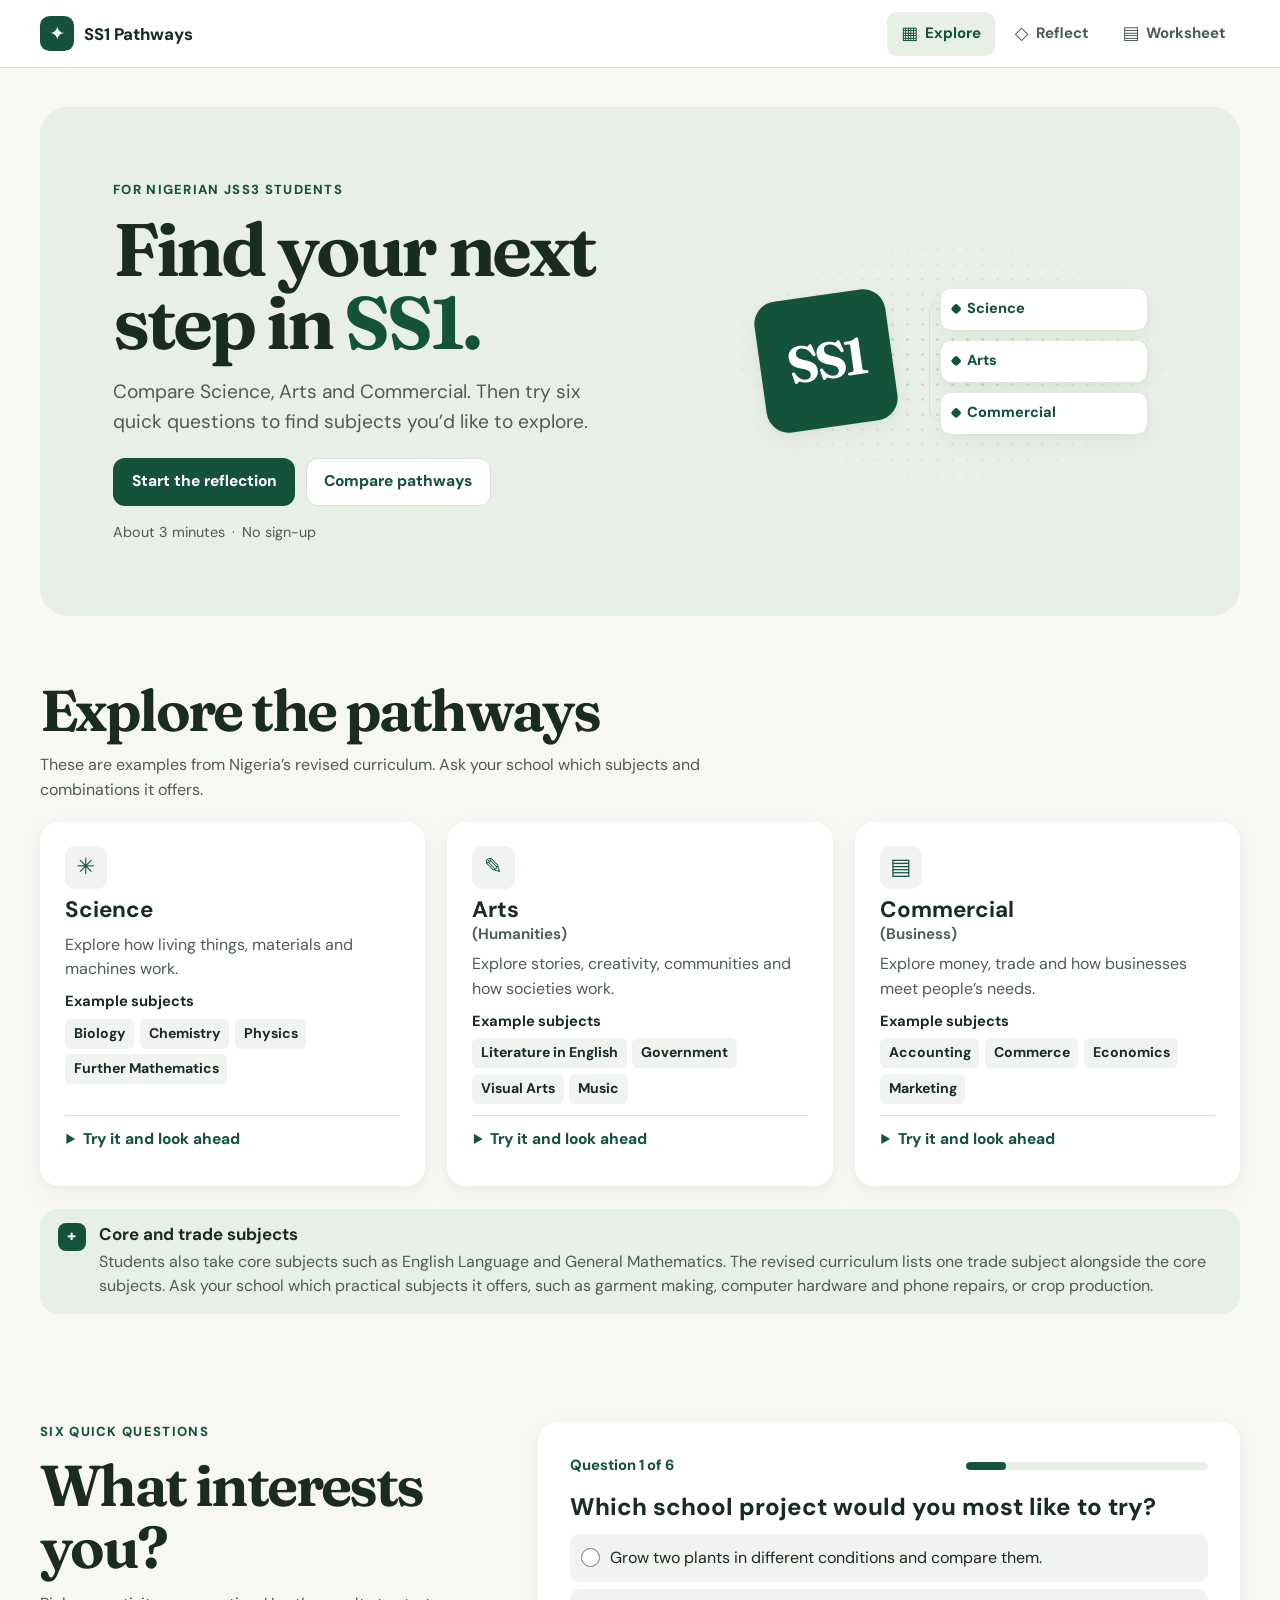
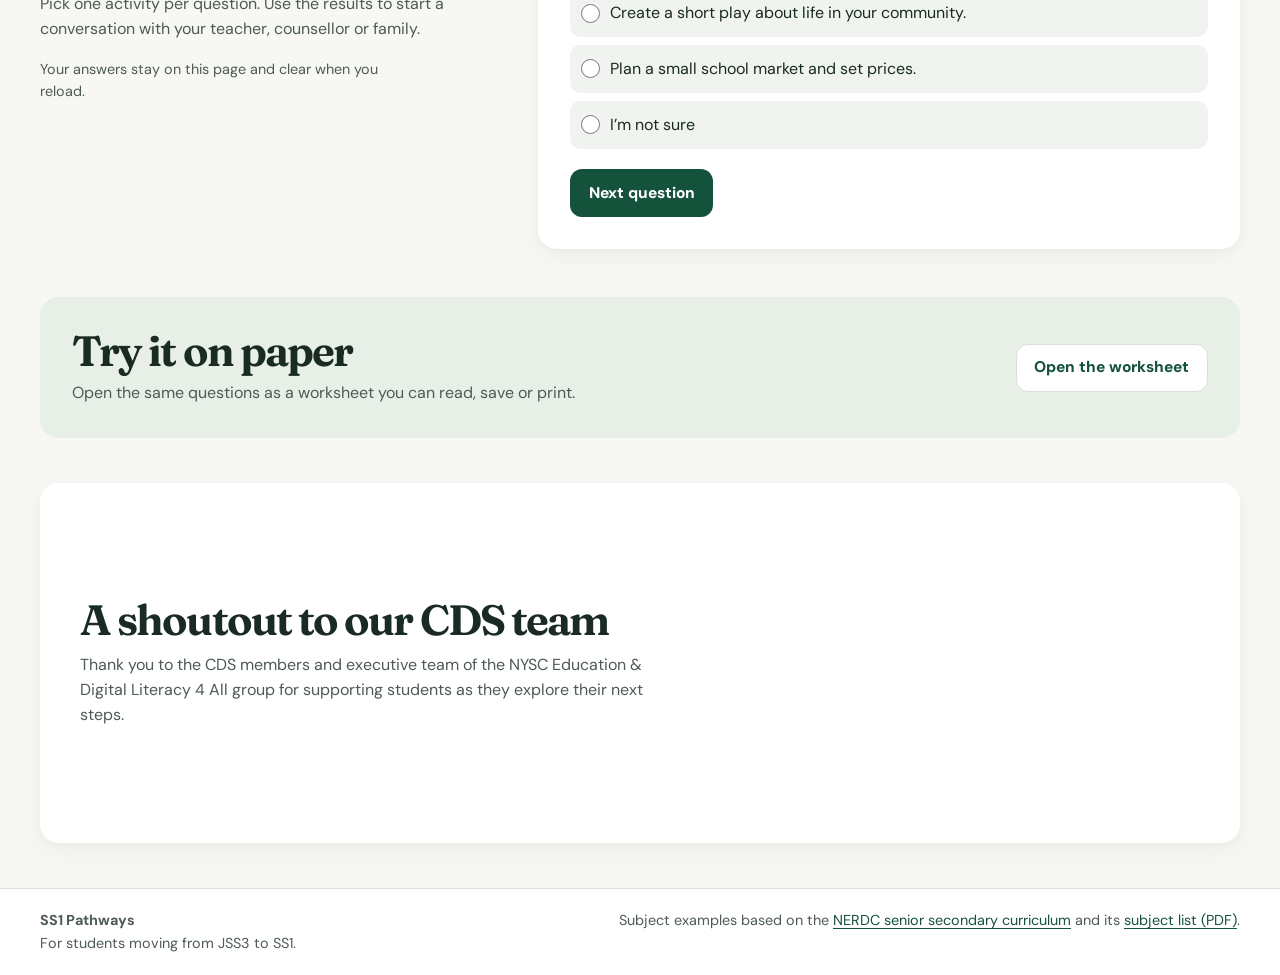
<file: index.html>
<!doctype html>
<html lang="en-NG">
<head>
  <meta charset="utf-8">
  <meta name="viewport" content="width=device-width, initial-scale=1, viewport-fit=cover">
  <meta name="description" content="Explore Science, Arts and Commercial subjects as you move from JSS3 to SS1 in Nigeria.">
  <meta name="theme-color" content="#f7f8f3">
  <meta http-equiv="Content-Security-Policy" content="default-src 'self'; object-src 'none'; base-uri 'none'; form-action 'none'">
  <title>SS1 Pathways · A guide for JSS3 students</title>
  <link rel="icon" href="assets/icon.png" type="image/png">
  <link rel="stylesheet" href="styles.css">
  <script defer src="offline.js"></script>
  <script type="module" src="app.js"></script>
</head>
<body>
  <a class="skip-link" href="#main">Skip to content</a>
  <header class="site-header">
    <div class="shell header-inner">
      <a class="brand" href="./" aria-label="SS1 Pathways home"><span class="brand-mark" aria-hidden="true">✦</span> SS1 Pathways</a>
      <nav class="site-nav" aria-label="Main">
        <a href="#pathways" data-section="pathways"><span aria-hidden="true">▦</span> Explore</a>
        <a href="#reflection" data-section="reflection"><span aria-hidden="true">◇</span> Reflect</a>
        <a href="worksheet.html"><span aria-hidden="true">▤</span> Worksheet</a>
      </nav>
    </div>
  </header>
  <main id="main">
    <section class="shell hero-shell" aria-labelledby="hero-title">
      <div class="hero">
      <div class="hero-content">
        <p class="eyebrow">For Nigerian JSS3 students</p>
        <h1 id="hero-title">Find your next<br class="desktop-break"> step in <em>SS1.</em></h1>
        <p class="intro">Compare Science, Arts and Commercial. Then try six quick questions to find subjects you’d like to explore.</p>
        <div class="actions">
          <a class="button primary" href="#reflection">Start the reflection</a>
          <a class="button secondary" href="#pathways">Compare pathways</a>
        </div>
        <p class="small-note">About 3 minutes <span aria-hidden="true">·</span> No sign-up</p>
      </div>
      <div class="hero-art" aria-hidden="true">
        <div class="map-core">SS1</div>
        <div class="map-routes">
          <span class="map-route science">Science</span>
          <span class="map-route arts">Arts</span>
          <span class="map-route business">Commercial</span>
        </div>
      </div>
      </div>
    </section>

    <section class="pathway-section" id="pathways" aria-labelledby="pathways-title">
      <div class="shell">
        <h2 id="pathways-title" tabindex="-1">Explore the pathways</h2>
        <p class="section-intro">These are examples from Nigeria’s revised curriculum. Ask your school which subjects and combinations it offers.</p>
        <div class="pathway-grid">
          <article class="pathway science" id="science">
            <span class="path-icon" aria-hidden="true">✳</span>
            <h3>Science</h3>
            <p>Explore how living things, materials and machines work.</p>
            <h4>Example subjects</h4>
            <ul class="chips"><li>Biology</li><li>Chemistry</li><li>Physics</li><li>Further Mathematics</li></ul>
            <details><summary>Try it and look ahead</summary><p>Try observing how two plants grow in different conditions and recording what changes. Related areas include health, engineering and agriculture.</p></details>
          </article>
          <article class="pathway arts" id="arts">
            <span class="path-icon" aria-hidden="true">✎</span>
            <h3>Arts <span>(Humanities)</span></h3>
            <p>Explore stories, creativity, communities and how societies work.</p>
            <h4>Example subjects</h4>
            <ul class="chips"><li>Literature in English</li><li>Government</li><li>Visual Arts</li><li>Music</li></ul>
            <details><summary>Try it and look ahead</summary><p>Interview someone about a local issue and turn what you learn into a short article, drawing or debate. Related areas include law, media and design.</p></details>
          </article>
          <article class="pathway business" id="business">
            <span class="path-icon" aria-hidden="true">▤</span>
            <h3>Commercial <span>(Business)</span></h3>
            <p>Explore money, trade and how businesses meet people’s needs.</p>
            <h4>Example subjects</h4>
            <ul class="chips"><li>Accounting</li><li>Commerce</li><li>Economics</li><li>Marketing</li></ul>
            <details><summary>Try it and look ahead</summary><p>Make a simple budget for a school event. Work out the cost of each item and where you could save money. Related areas include accounting, marketing and entrepreneurship.</p></details>
          </article>
        </div>
        <aside class="trade-note" aria-labelledby="trade-title">
          <div class="trade-mark" aria-hidden="true">+</div>
          <div><h3 id="trade-title">Core and trade subjects</h3>
          <p>Students also take core subjects such as English Language and General Mathematics. The revised curriculum lists one trade subject alongside the core subjects. Ask your school which practical subjects it offers, such as garment making, computer hardware and phone repairs, or crop production.</p></div>
        </aside>
      </div>
    </section>

    <section class="shell reflection-section" id="reflection" aria-labelledby="reflection-title">
      <div class="reflection-intro">
        <p class="eyebrow">Six quick questions</p>
        <h2 id="reflection-title" tabindex="-1">What interests you?</h2>
        <p>Pick one activity per question. Use the results to start a conversation with your teacher, counsellor or family.</p>
        <p class="small-note">Your answers stay on this page and clear when you reload.</p>
      </div>
      <div class="reflection-card">
        <div id="reflection-app" hidden>
          <form id="questions" autocomplete="off">
            <div class="progress-row"><label id="progress-label" for="progress">Question 1 of 6</label><progress id="progress" value="1" max="6" aria-labelledby="progress-label"></progress></div>
            <fieldset>
              <legend id="question" tabindex="-1"></legend>
              <div id="choices"></div>
            </fieldset>
            <p id="answer-error" class="error" role="alert" hidden>Choose an answer, or select “I’m not sure”.</p>
            <div class="actions quiz-actions">
              <button type="button" class="button secondary" id="back" hidden>Back</button>
              <button type="submit" class="button primary" id="forward">Next question</button>
            </div>
          </form>
          <div id="results" hidden></div>
        </div>
        <p id="reflection-fallback">If the questions don’t load, <a href="worksheet.html">open the worksheet</a> for the same activity.</p>
      </div>
    </section>

    <section class="shell paper-section" aria-labelledby="paper-title">
      <div class="paper-card">
        <div><h2 id="paper-title">Try it on paper</h2><p>Open the same questions as a worksheet you can read, save or print.</p></div>
        <a class="button secondary" href="worksheet.html">Open the worksheet</a>
      </div>
    </section>

    <section class="shell cds-section" aria-labelledby="cds-title">
      <div class="cds-card">
        <div>
          <h2 id="cds-title">A shoutout to our CDS team</h2>
          <p>Thank you to the CDS members and executive team of the NYSC Education &amp; Digital Literacy 4 All group for supporting students as they explore their next steps.</p>
        </div>
        <img class="cds-poster" src="assets/edu-dl4all.webp" width="640" height="747" loading="lazy" decoding="async" alt="NYSC Education and Digital Literacy 4 All CDS poster showing a corps member guiding students at laptops.">
      </div>
    </section>
  </main>
  <footer class="site-footer">
    <div class="shell footer-inner">
      <p><strong>SS1 Pathways</strong><br>For students moving from JSS3 to SS1.</p>
      <p>Subject examples based on the <a href="https://www.nerdc.gov.ng/content_manager/new_senior_curriculum_home.html">NERDC senior secondary curriculum</a> and its <a href="https://nerdc.gov.ng/content_manager/Press%20Release%20On%20New%20FG%20Curriculum.pdf">subject list (PDF)</a>.</p>
    </div>
  </footer>
</body>
</html>
</file>
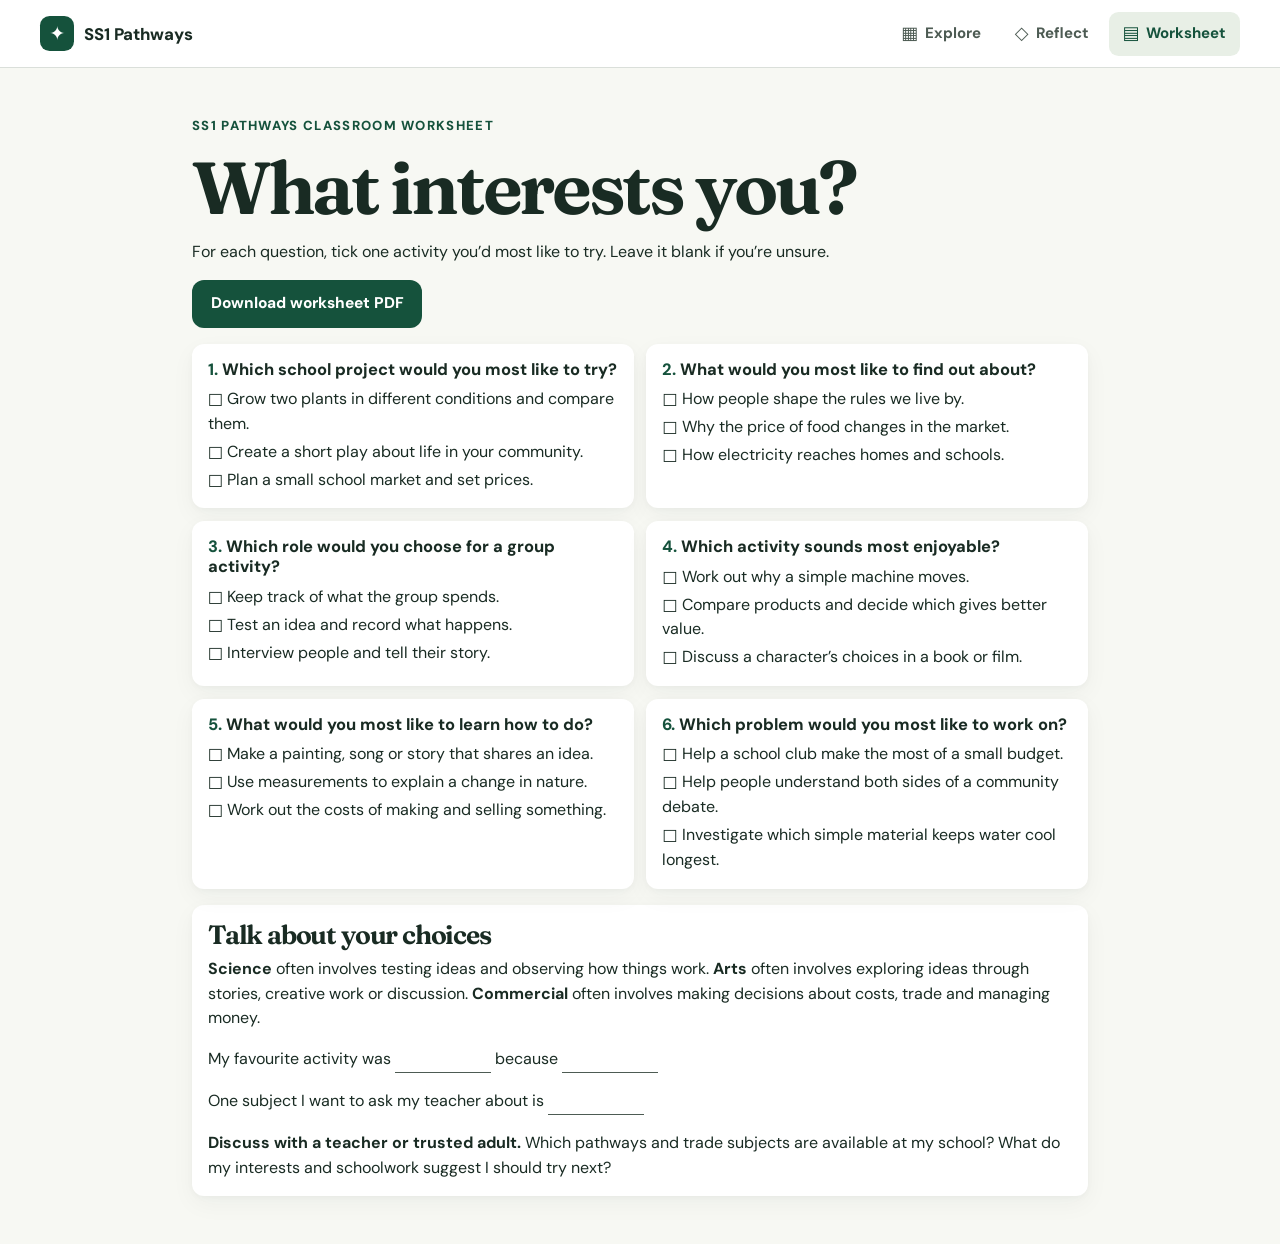
<file: worksheet.html>
<!doctype html>
<html lang="en-NG">
<head>
  <meta charset="utf-8">
  <meta name="viewport" content="width=device-width, initial-scale=1, viewport-fit=cover">
  <meta name="description" content="A printable classroom reflection for Nigerian JSS3 students exploring SS1 subjects.">
  <meta http-equiv="Content-Security-Policy" content="default-src 'self'; object-src 'none'; base-uri 'none'; form-action 'none'">
  <title>SS1 Pathways · Printable worksheet</title>
  <link rel="icon" href="assets/icon.png" type="image/png">
  <link rel="stylesheet" href="styles.css">
  <script defer src="offline.js"></script>
</head>
<body>
  <a class="skip-link" href="#main">Skip to worksheet</a>
  <header class="site-header">
    <div class="shell header-inner">
      <a class="brand" href="./" aria-label="SS1 Pathways home"><span class="brand-mark" aria-hidden="true">✦</span> SS1 Pathways</a>
      <nav class="site-nav" aria-label="Main">
        <a href="./#pathways"><span aria-hidden="true">▦</span> Explore</a>
        <a href="./#reflection"><span aria-hidden="true">◇</span> Reflect</a>
        <a href="worksheet.html" aria-current="page"><span aria-hidden="true">▤</span> Worksheet</a>
      </nav>
    </div>
  </header>
  <main class="worksheet" id="main">
    <p class="eyebrow">SS1 Pathways classroom worksheet</p>
    <h1>What interests you?</h1>
    <p class="sheet-intro">For each question, tick one activity you’d most like to try. Leave it blank if you’re unsure.</p>
    <div class="actions print-hide"><a class="button primary" href="worksheet.pdf" download="SS1-Pathways-Worksheet.pdf">Download worksheet PDF</a></div>
    <ol class="sheet-items">
      <li><h2>Which school project would you most like to try?</h2><ul>
        <li>Grow two plants in different conditions and compare them.</li>
        <li>Create a short play about life in your community.</li>
        <li>Plan a small school market and set prices.</li>
      </ul></li>
      <li><h2>What would you most like to find out about?</h2><ul>
        <li>How people shape the rules we live by.</li>
        <li>Why the price of food changes in the market.</li>
        <li>How electricity reaches homes and schools.</li>
      </ul></li>
      <li><h2>Which role would you choose for a group activity?</h2><ul>
        <li>Keep track of what the group spends.</li>
        <li>Test an idea and record what happens.</li>
        <li>Interview people and tell their story.</li>
      </ul></li>
      <li><h2>Which activity sounds most enjoyable?</h2><ul>
        <li>Work out why a simple machine moves.</li>
        <li>Compare products and decide which gives better value.</li>
        <li>Discuss a character’s choices in a book or film.</li>
      </ul></li>
      <li><h2>What would you most like to learn how to do?</h2><ul>
        <li>Make a painting, song or story that shares an idea.</li>
        <li>Use measurements to explain a change in nature.</li>
        <li>Work out the costs of making and selling something.</li>
      </ul></li>
      <li><h2>Which problem would you most like to work on?</h2><ul>
        <li>Help a school club make the most of a small budget.</li>
        <li>Help people understand both sides of a community debate.</li>
        <li>Investigate which simple material keeps water cool longest.</li>
      </ul></li>
    </ol>
    <section class="next-steps" aria-labelledby="worksheet-next">
      <h2 id="worksheet-next">Talk about your choices</h2>
      <p><strong>Science</strong> often involves testing ideas and observing how things work. <strong>Arts</strong> often involves exploring ideas through stories, creative work or discussion. <strong>Commercial</strong> often involves making decisions about costs, trade and managing money.</p>
      <p>My favourite activity was <span class="write-line">&nbsp;</span> because <span class="write-line">&nbsp;</span></p>
      <p>One subject I want to ask my teacher about is <span class="write-line">&nbsp;</span></p>
      <p><strong>Discuss with a teacher or trusted adult.</strong> Which pathways and trade subjects are available at my school? What do my interests and schoolwork suggest I should try next?</p>
    </section>
  </main>
</body>
</html>
</file>
<file: styles.css>
@font-face {
  font-family: "DM Sans";
  src: url("assets/dm-sans.woff2") format("woff2");
  font-weight: 400 800;
  font-display: swap;
}
@font-face {
  font-family: Fraunces;
  src: url("assets/fraunces.woff2") format("woff2");
  font-weight: 600 700;
  font-display: swap;
}

:root {
  color-scheme: light;
  --ink: #192b23;
  --soft-ink: #4d5b53;
  --green: #15523c;
  --green-dark: #0e3d2c;
  --canvas: #f7f8f3;
  --surface: #fff;
  --line: #dadfda;
  --soft-green: #e8efe6;
  --wash: #f0f3ef;
  --focus: #15523c;
  --error: #8a2929;
  --sans: "DM Sans", system-ui, -apple-system, "Segoe UI", sans-serif;
  --serif: Fraunces, Georgia, serif;
  --gap: clamp(0.75rem, 2vw, 1.4rem);
  --radius: 1.15rem;
  --radius-control: 0.75rem;
  --shadow: 0 8px 24px #192b230b, 0 2px 6px #192b2308;
  --speed: 150ms;
  --ease: cubic-bezier(.2,.65,.3,1);
  --fixed-nav: 20;
  font: 100%/1.55 var(--sans);
  color: var(--ink);
  background: var(--canvas);
}

*, *::before, *::after { box-sizing: border-box; }
[hidden] { display: none !important; }
body { margin: 0; }
html { scroll-padding-top: 1rem; }
a { color: var(--green); text-underline-offset: .18em; }
a:hover { text-decoration-thickness: 2px; }
:focus { outline: 3px solid var(--focus); outline-offset: 3px; }
:focus:not(:focus-visible) { outline: none; }
button { font: inherit; }
h1, h2, h3, h4 { margin: 0; line-height: 1.1; }
h1, h2 { font: 650 clamp(1.95rem, 4.5vw, 3.6rem)/1.07 var(--serif); letter-spacing: -.045em; }
h3 { font-size: 1.4rem; }
h4 { font-size: .92rem; }
p { margin: 0 0 1rem; }

.shell { width: 100%; max-width: 78rem; margin: 0 auto; padding-right: 1.5rem; padding-left: 1.5rem; }
.skip-link { position: fixed; top: .5rem; left: .5rem; padding: .65rem 1rem; z-index: 40; background: var(--surface); transform: translateY(-170%); }
.skip-link:focus { transform: translateY(0); }
.site-header { background: var(--surface); border-bottom: 1px solid var(--line); }
.header-inner, .footer-inner { display: flex; align-items: center; justify-content: space-between; gap: 1rem; }
.header-inner { min-height: 4.2rem; }
.brand { display: inline-flex; align-items: center; gap: .58rem; min-height: 44px; color: var(--ink); font-weight: 800; font-size: 1.05rem; text-decoration: none; }
.brand-mark { display: grid; place-items: center; width: 2.15rem; height: 2.15rem; border-radius: .6rem; background: var(--green); color: var(--surface); font-size: 1.2rem; }
.site-nav { display: flex; gap: .4rem; }
.site-nav a { display: flex; align-items: center; justify-content: center; gap: .45rem; min-height: 44px; min-width: 44px; padding: .5rem .85rem; border-radius: .6rem; color: var(--soft-ink); text-decoration: none; font-size: .94rem; font-weight: 730; }
.site-nav a > span { line-height: 1; font-size: 1.12rem; }
.site-nav a[aria-current] { background: var(--soft-green); color: var(--green); }

.hero-shell { padding-top: clamp(1rem, 3vw, 2.6rem); }
.hero { display: grid; grid-template-columns: minmax(0, 1.17fr) minmax(0, .83fr); gap: 1.5rem; align-items: center; padding: clamp(1.6rem, 5.7vw, 5.2rem); border-radius: 1.75rem; background: var(--soft-green); }
.eyebrow { margin: 0 0 .8rem; color: var(--green); font-size: .82rem; font-weight: 800; letter-spacing: .1em; text-transform: uppercase; }
.hero h1 { font-size: clamp(2.9rem, 5.8vw, 5.7rem); line-height: .99; }
.hero h1 em { color: var(--green); font-style: normal; }
.intro { max-width: 40ch; margin: 1.1rem 0 1.3rem; color: var(--soft-ink); font-size: clamp(1.03rem, 1.75vw, 1.2rem); }
.actions { display: flex; flex-wrap: wrap; gap: .65rem; }
.button { display: inline-flex; justify-content: center; align-items: center; min-width: 44px; min-height: 48px; max-width: 100%; padding: .65rem 1.1rem; border: 1px solid transparent; border-radius: var(--radius-control); font-size: .97rem; font-weight: 780; line-height: 1.25; text-align: center; text-decoration: none; touch-action: manipulation; cursor: pointer; transition: background-color var(--speed) var(--ease), border-color var(--speed) var(--ease), transform var(--speed) var(--ease); }
.primary { background: var(--green); color: var(--surface); }
.secondary { background: var(--surface); color: var(--green); border-color: var(--line); }
.small-note { margin: .95rem 0 0; color: var(--soft-ink); font-size: .9rem; }
.small-note span { margin: 0 .2rem; }
.button:active, .site-nav a:active { transform: translateY(1px); }
.button:disabled { cursor: default; opacity: .55; }

.hero-art { display: grid; grid-template-columns: minmax(0, 1fr) minmax(0, 1.3fr); gap: 1.4rem; align-items: center; position: relative; min-height: 14rem; padding: 1.25rem; isolation: isolate; }
.hero-art::before { content: ""; position: absolute; inset: -10% -8%; z-index: -1; background: radial-gradient(circle, #15523c29 1px, transparent 1.5px) 0 0 / 15px 15px; mask-image: radial-gradient(ellipse, black 15%, transparent 73%); }
.map-core { display: grid; place-items: center; width: 100%; max-width: 8.25rem; min-height: 5rem; aspect-ratio: 1; border-radius: 1.4rem; box-shadow: var(--shadow); background: var(--green); color: var(--surface); font: 650 clamp(2.3rem, 4vw, 4rem)/1 var(--serif); letter-spacing: -.075em; transform: rotate(-8deg); }
.map-routes { display: grid; gap: .68rem; position: relative; }
.map-routes::before { content: ""; position: absolute; top: .8rem; bottom: .8rem; left: -.75rem; width: .7rem; border: 1px solid var(--line); border-right: 0; border-radius: .65rem 0 0 .65rem; }
.map-route { display: flex; align-items: center; gap: .45rem; padding: .58rem .7rem; border-radius: .65rem; background: var(--surface); color: var(--green); box-shadow: var(--shadow); font-weight: 800; font-size: .91rem; }
.map-route::before { content: ""; display: block; flex: 0 0 .52rem; width: .52rem; height: .52rem; border-radius: .13rem; background: var(--green); transform: rotate(45deg); }

.pathway-section { padding: clamp(2.3rem, 5vw, 4rem) 0; }
.section-intro { max-width: 65ch; margin: .7rem 0 1.2rem; color: var(--soft-ink); }
.pathway-grid { display: grid; grid-template-columns: repeat(3, minmax(0, 1fr)); gap: var(--gap); }
.pathway { display: flex; flex-direction: column; align-items: flex-start; gap: .6rem; min-width: 0; padding: clamp(1rem, 2.25vw, 1.55rem); border-radius: var(--radius); background: var(--surface); box-shadow: var(--shadow); }
.pathway:target { background: var(--soft-green); }
.path-icon { display: grid; place-items: center; width: 2.65rem; height: 2.65rem; border-radius: .62rem; color: var(--green); background: var(--wash); font-size: 1.4rem; }
.pathway h3 span { display: block; margin-top: .16rem; color: var(--soft-ink); font-size: .95rem; font-weight: 650; }
.pathway p, .trade-note p { margin: 0; color: var(--soft-ink); }
.pathway h4 { margin-top: .1rem; }
.chips { display: flex; flex-wrap: wrap; gap: .34rem; margin: 0 0 .15rem; padding: 0; list-style: none; }
.chips li { padding: .25rem .55rem; border-radius: .4rem; background: var(--wash); color: var(--ink); font-size: .88rem; font-weight: 700; }
.pathway details { align-self: stretch; margin-top: auto; border-top: 1px solid var(--line); }
.pathway details[open] { padding-bottom: .35rem; }
summary { min-height: 44px; padding: .65rem .1rem; color: var(--green); font-size: .97rem; font-weight: 780; cursor: pointer; }
.trade-note { display: flex; align-items: flex-start; gap: .85rem; margin-top: var(--gap); padding: .9rem 1.1rem; border-radius: var(--radius); background: var(--soft-green); }
.trade-note h3 { margin: .15rem 0 .35rem; font-size: 1.06rem; }
.trade-mark { display: grid; place-items: center; flex: 0 0 1.75rem; height: 1.75rem; border-radius: .5rem; background: var(--green); color: var(--surface); font-weight: 800; }

.reflection-section { display: grid; grid-template-columns: minmax(0,.75fr) minmax(0,1.25fr); gap: clamp(1rem, 6vw, 5rem); align-items: start; padding-top: clamp(1rem, 4vw, 2.8rem); padding-bottom: 3rem; }
.reflection-intro > p:not(.eyebrow) { max-width: 38ch; margin-top: .85rem; color: var(--soft-ink); }
.reflection-card { min-width: 0; padding: clamp(1rem, 3.15vw, 2rem); border-radius: var(--radius); background: var(--surface); box-shadow: var(--shadow); }
.progress-row { display: flex; justify-content: space-between; align-items: center; gap: .65rem; color: var(--green); font-size: .92rem; font-weight: 780; }
progress { width: 38%; height: .52rem; overflow: hidden; border: 0; border-radius: 1rem; background: var(--soft-green); accent-color: var(--green); }
progress::-webkit-progress-bar { background: var(--soft-green); }
progress::-webkit-progress-value { border-radius: 1rem; background: var(--green); }
progress::-moz-progress-bar { border-radius: 1rem; background: var(--green); }
fieldset { min-inline-size: 0; margin: .95rem 0 0; padding: 0; border: 0; }
legend { width: 100%; padding: 0; margin: 0 0 .75rem; font-weight: 800; font-size: clamp(1.15rem, 3vw, 1.5rem); line-height: 1.22; }
.choice { display: flex; align-items: center; gap: .65rem; min-height: 48px; margin-bottom: .48rem; padding: .59rem .69rem; border-radius: .67rem; background: var(--wash); line-height: 1.35; cursor: pointer; transition: background-color var(--speed) var(--ease); }
.choice:active, .choice:focus-within { background: var(--soft-green); }
.choice:has(:checked) { background: var(--soft-green); }
.choice input { width: 1.18rem; height: 1.18rem; flex-shrink: 0; margin: 0; accent-color: var(--green); }
.choice input:checked + .choice-copy { color: var(--green); font-weight: 780; }
.quiz-actions { margin-top: .82rem; }
.error { margin: .5rem 0 0; color: var(--error); font-weight: 730; }
.result-title { margin-bottom: .6rem; }
.result-list { display: grid; gap: .5rem; margin: 0 0 1rem; padding: 0; list-style: none; }
.result-list li { padding: .42rem .7rem .63rem; color: var(--green); background: var(--wash); border-radius: .6rem; }
.result-label { display: flex; align-items: center; justify-content: space-between; gap: .5rem; }
.result-label a { display: inline-flex; align-items: center; min-height: 44px; color: inherit; font-weight: 800; }
.result-label span { flex-shrink: 0; font-variant-numeric: tabular-nums; }
.result-bars { display: grid; grid-template-columns: repeat(6, minmax(0,1fr)); gap: .3rem; }
.result-bars span { height: .32rem; border-radius: .4rem; background: var(--line); }
.result-bars .filled { background: currentColor; }
#results .actions { margin-top: 1rem; }

.paper-section { padding-bottom: 2.8rem; }
.paper-card { display: flex; justify-content: space-between; align-items: center; gap: 1rem; padding: clamp(1.05rem, 3vw, 2rem); border-radius: var(--radius); background: var(--soft-green); }
.paper-card h2 { font-size: clamp(1.65rem, 4vw, 2.65rem); }
.paper-card p { margin: .4rem 0 0; color: var(--soft-ink); }
.paper-card .button { flex-shrink: 0; }
.cds-section { padding-bottom: 2.8rem; }
.cds-card { display: grid; grid-template-columns: minmax(0, 1fr) minmax(0, 15rem); align-items: center; gap: clamp(1rem, 5vw, 3.25rem); padding: clamp(1.05rem, 4vw, 2.5rem); border-radius: var(--radius); background: var(--surface); box-shadow: var(--shadow); }
.cds-card h2 { font-size: clamp(1.65rem, 4vw, 2.65rem); }
.cds-card p { max-width: 55ch; margin: .65rem 0 0; color: var(--soft-ink); }
.cds-poster { display: block; width: 100%; height: auto; border-radius: .65rem; }
.site-footer { padding: 1.3rem 0; border-top: 1px solid var(--line); background: var(--surface); }
.footer-inner { align-items: start; }
.footer-inner p { margin: 0; color: var(--soft-ink); font-size: .9rem; }

.worksheet { width: min(100% - 2.5rem, 56rem); margin: clamp(1.15rem, 5vw, 3rem) auto; }
.worksheet h1 { font-size: clamp(2.35rem, 6vw, 4.6rem); }
.sheet-intro { margin: .72rem 0 .95rem; }
.sheet-items { display: grid; grid-template-columns: repeat(2, minmax(0, 1fr)); gap: .8rem; padding: 0; margin: 1rem 0; list-style: none; counter-reset: prompts; }
.sheet-items > li, .next-steps { padding: 1rem; border-radius: .75rem; background: var(--surface); box-shadow: var(--shadow); }
.sheet-items > li { counter-increment: prompts; }
.sheet-items h2 { font: 780 1.03rem/1.22 var(--sans); letter-spacing: normal; }
.sheet-items h2::before { content: counter(prompts) ". "; color: var(--green); }
.sheet-items ul { margin: .45rem 0 0; padding: 0; list-style: none; }
.sheet-items ul li::before { content: "□ "; }
.sheet-items li li { margin-top: .2rem; }
.next-steps h2 { margin-bottom: .5rem; font-size: 1.65rem; }
.next-steps p:last-child { margin-bottom: 0; }
.write-line { display: inline-block; min-width: 6rem; border-bottom: 1px solid var(--soft-ink); }

@media (hover: hover) {
  .site-nav a:hover, .secondary:hover, .choice:hover { background: var(--soft-green); }
  .primary:hover { background: var(--green-dark); }
}

@media (max-width: 850px) {
  .hero { padding: clamp(1.25rem, 4.4vw, 3rem); }
  .hero-art { padding: .5rem; }
  .desktop-break { display: none; }
}

@media (max-width: 650px), (max-height: 550px) and (pointer: coarse) and (orientation: landscape) {
  html { scroll-padding-bottom: 5.75rem; }
  body {
    padding-bottom: 5.1rem;
    padding-bottom: calc(5.1rem + env(safe-area-inset-bottom, 0px));
  }
  .site-nav {
    position: fixed;
    z-index: var(--fixed-nav);
    right: 0;
    bottom: 0;
    left: 0;
    display: grid;
    grid-template-columns: repeat(3, minmax(0,1fr));
    gap: .24rem;
    padding: .38rem .55rem .45rem;
    padding-bottom: calc(.45rem + env(safe-area-inset-bottom, 0px));
    border-top: 1px solid var(--line);
    background: var(--surface);
    box-shadow: 0 -4px 16px #192b2312;
  }
  .site-nav a { flex-direction: column; gap: .14rem; min-height: 50px; padding: .3rem .17rem; font-size: .84rem; }
  .site-nav a > span { font-size: 1.14rem; }
}

@media (max-width: 650px) {
  .shell { padding-left: .95rem; padding-right: .95rem; }
  .header-inner { min-height: 3.65rem; }
  .brand { font-size: 1rem; }
  .hero { grid-template-columns: 1fr; gap: .55rem; padding: 1.25rem 1rem; border-radius: 1.1rem; }
  .hero h1 { max-width: 12ch; font-size: clamp(2.35rem, 9vw, 3.9rem); }
  .intro { margin: .8rem 0 1rem; }
  .hero .actions { display: grid; grid-template-columns: minmax(0, 1fr); gap: .45rem; }
  .hero .small-note { margin-top: .66rem; }
  .hero-art { min-height: auto; grid-template-columns: auto minmax(0,1fr); gap: .55rem; margin-top: .5rem; padding: .65rem .55rem; background: var(--wash); border-radius: .7rem; }
  .hero-art::before, .map-routes::before { display: none; }
  .map-core { width: auto; min-height: 0; padding: .45rem .4rem; aspect-ratio: auto; border-radius: .4rem; box-shadow: none; font-size: 1.14rem; transform: none; }
  .map-routes { display: flex; flex-wrap: wrap; gap: .29rem; }
  .map-route { padding: .26rem .38rem; font-size: .78rem; gap: .26rem; box-shadow: none; }
  .map-route::before { flex-basis: .32rem; width: .32rem; height: .32rem; }
  .pathway-grid, .reflection-section, .cds-card, .sheet-items { grid-template-columns: 1fr; }
  .pathway-section { padding-top: 1.8rem; padding-bottom: 1.8rem; }
  .pathway { display: grid; grid-template-columns: 2.55rem minmax(0,1fr); column-gap: .7rem; row-gap: .55rem; align-items: center; }
  .pathway h3 span { display: inline; }
  .pathway > :not(.path-icon):not(h3) { grid-column: 1 / -1; }
  .reflection-section { padding-top: .6rem; padding-bottom: 2rem; }
  .reflection-intro > p:not(.eyebrow) { margin-bottom: .4rem; }
  .quiz-actions .primary { flex: 1; }
  .paper-card, .footer-inner { flex-direction: column; align-items: flex-start; }
  .paper-card .button { width: 100%; }
  .cds-poster { max-width: 17rem; justify-self: center; }
  .worksheet { width: calc(100% - 1.9rem); }
}

@media (prefers-reduced-motion: reduce) {
  *, *::before, *::after { transition: none !important; animation: none !important; scroll-behavior: auto !important; }
}

@media print {
  @page { size: A4; margin: 12mm; }
  body { padding: 0; background: #fff; color: #000; }
  .worksheet { width: 100%; margin: 0; font-size: 10pt; line-height: 1.3; }
  .worksheet h1 { font-size: 25pt; }
  .worksheet .eyebrow { color: #000; margin-bottom: 2mm; }
  .sheet-intro { margin: 2mm 0; }
  .print-hide, .site-header, .skip-link { display: none !important; }
  .sheet-items { grid-template-columns: repeat(2, minmax(0,1fr)); gap: 2.5mm; margin: 3mm 0; }
  .sheet-items > li, .next-steps { break-inside: avoid; padding: 2.5mm; border: 1px solid #777; box-shadow: none; }
  .sheet-items li li { margin-block: 1mm; }
  .next-steps p { margin-bottom: 2mm; }
}
</file>
